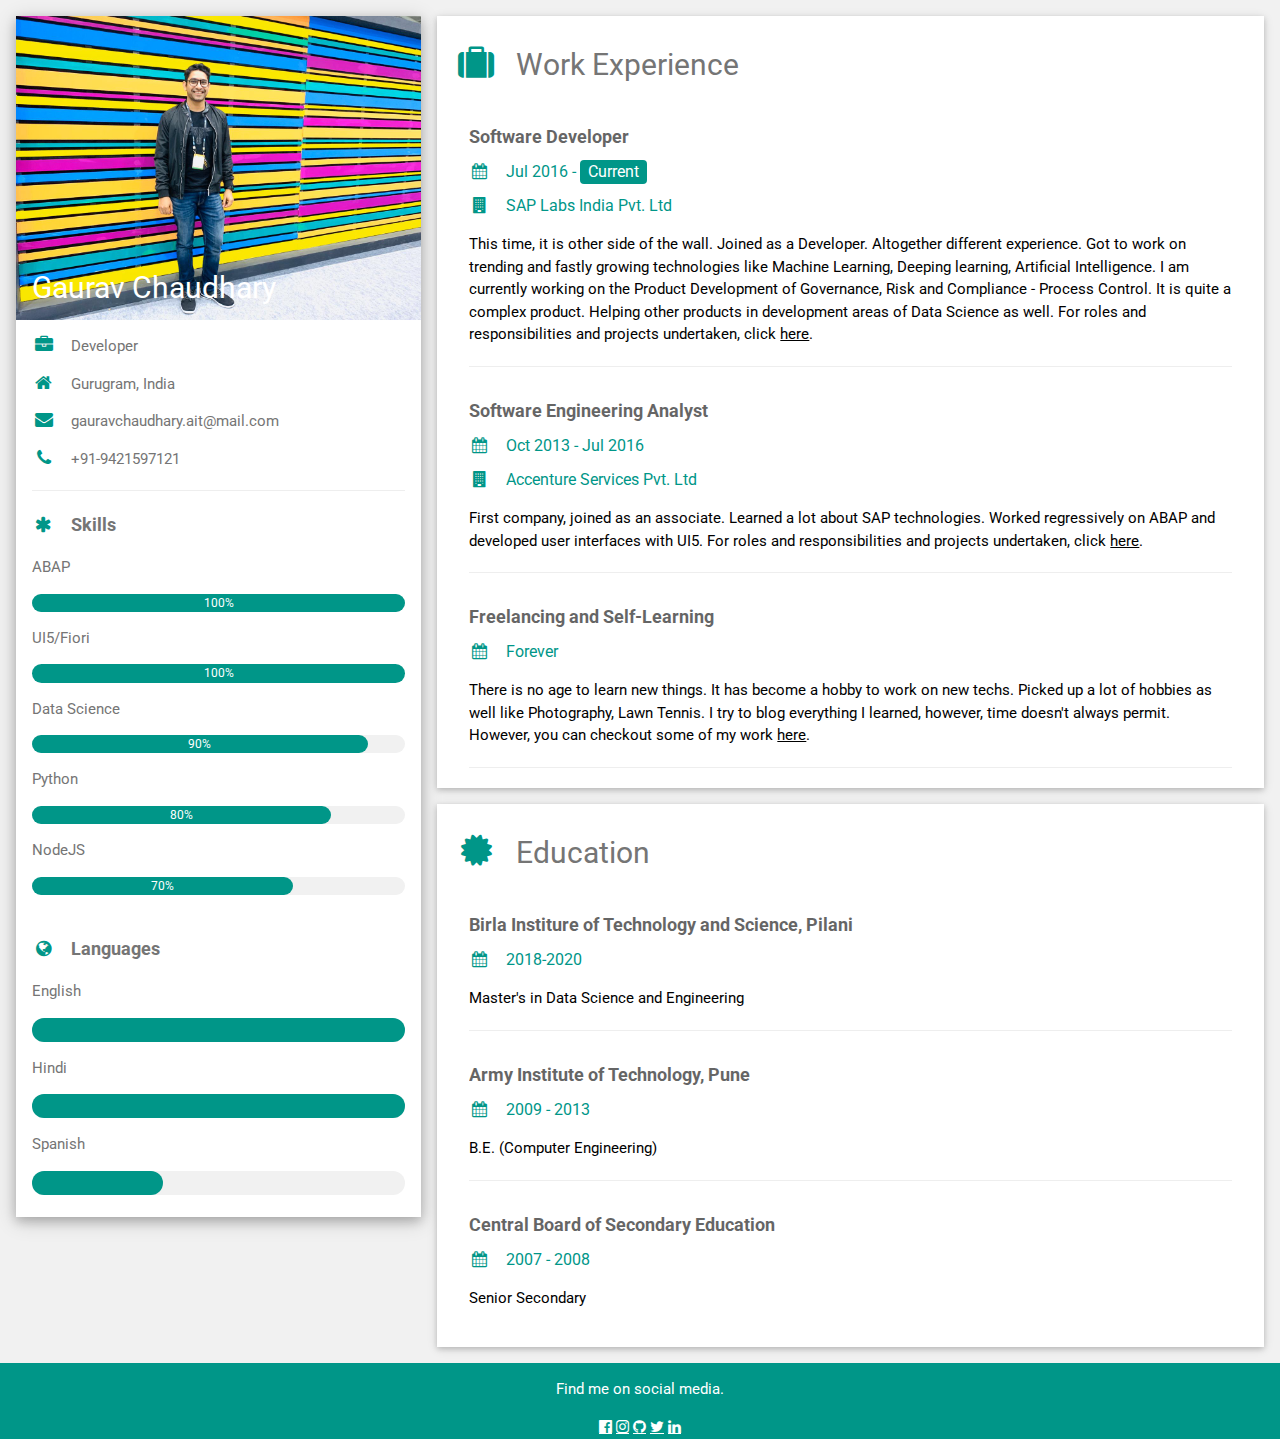
<file: index.html>
<!DOCTYPE html>
<html>
<title>About Me</title>
<meta charset="UTF-8">
<meta name="viewport" content="width=device-width, initial-scale=1">
<link rel="stylesheet" href="https://www.w3schools.com/w3css/4/w3.css">
<link rel='stylesheet' href='https://fonts.googleapis.com/css?family=Roboto'>
<link rel="stylesheet" href="https://cdnjs.cloudflare.com/ajax/libs/font-awesome/4.7.0/css/font-awesome.min.css">
<style>
html,body,h1,h2,h3,h4,h5,h6 {font-family: "Roboto", sans-serif}
</style>
<body class="w3-light-grey">

<!-- Page Container -->
<div class="w3-content w3-margin-top" style="max-width:1400px;">

  <!-- The Grid -->
  <div class="w3-row-padding">
  
    <!-- Left Column -->
    <div class="w3-third">
    
      <div class="w3-white w3-text-grey w3-card-4">
        <div class="w3-display-container">
          <img src="images/pic1.jpg" style="width:100%" alt="Avatar">
          <div class="w3-display-bottomleft w3-container w3-text-white">
            <h2>Gaurav Chaudhary</h2>
          </div>
        </div>
        <div class="w3-container">
          <p><i class="fa fa-briefcase fa-fw w3-margin-right w3-large w3-text-teal"></i>Developer</p>
          <p><i class="fa fa-home fa-fw w3-margin-right w3-large w3-text-teal"></i>Gurugram, India</p>
          <p><i class="fa fa-envelope fa-fw w3-margin-right w3-large w3-text-teal"></i>gauravchaudhary.ait@mail.com</p>
          <p><i class="fa fa-phone fa-fw w3-margin-right w3-large w3-text-teal"></i>+91-9421597121</p>
          <hr>

          <p class="w3-large"><b><i class="fa fa-asterisk fa-fw w3-margin-right w3-text-teal"></i>Skills</b></p>
          <p>ABAP</p>
          <div class="w3-light-grey w3-round-xlarge w3-small">
            <div class="w3-container w3-center w3-round-xlarge w3-teal" style="width:100%">100%</div>
          </div>
          <p>UI5/Fiori</p>
          <div class="w3-light-grey w3-round-xlarge w3-small">
            <div class="w3-container w3-center w3-round-xlarge w3-teal" style="width:100%">100%</div>
          </div>
          <p>Data Science</p>
          <div class="w3-light-grey w3-round-xlarge w3-small">
            <div class="w3-container w3-center w3-round-xlarge w3-teal" style="width:90%">90%</div>
          </div>
          <p>Python</p>
          <div class="w3-light-grey w3-round-xlarge w3-small">
            <div class="w3-container w3-center w3-round-xlarge w3-teal" style="width:80%">
              <div class="w3-center w3-text-white">80%</div>
            </div>
          </div>
          <p>NodeJS</p>
          <div class="w3-light-grey w3-round-xlarge w3-small">
            <div class="w3-container w3-center w3-round-xlarge w3-teal" style="width:70%">
              <div class="w3-center w3-text-white">70%</div>
            </div>
          </div>
          <br>

          <p class="w3-large w3-text-theme"><b><i class="fa fa-globe fa-fw w3-margin-right w3-text-teal"></i>Languages</b></p>
          <p>English</p>
          <div class="w3-light-grey w3-round-xlarge">
            <div class="w3-round-xlarge w3-teal" style="height:24px;width:100%"></div>
          </div>
          <p>Hindi</p>
          <div class="w3-light-grey w3-round-xlarge">
            <div class="w3-round-xlarge w3-teal" style="height:24px;width:100%"></div>
          </div>
          <p>Spanish</p>
          <div class="w3-light-grey w3-round-xlarge">
            <div class="w3-round-xlarge w3-teal" style="height:24px;width:35%"></div>
          </div>
          <br>
        </div>
      </div><br>

    <!-- End Left Column -->
    </div>

    <!-- Right Column -->
    <div class="w3-twothird">
    
      <div class="w3-container w3-card w3-white w3-margin-bottom">
        <h2 class="w3-text-grey w3-padding-16"><i class="fa fa-suitcase fa-fw w3-margin-right w3-xxlarge w3-text-teal"></i>Work Experience</h2>
        <div class="w3-container">
          <h5 class="w3-opacity"><b>Software Developer</b></h5>
          <h6 class="w3-text-teal"><i class="fa fa-calendar fa-fw w3-margin-right"></i>Jul 2016 - <span class="w3-tag w3-teal w3-round">Current</span></h6>
          <h6 class="w3-text-teal"><i class='fa fa-building fa-fw w3-margin-right'></i>SAP Labs India Pvt. Ltd</h6>
          <p>This time, it is other side of the wall. Joined as a Developer. Altogether different experience. Got to work on trending and fastly growing technologies like Machine Learning, Deeping learning, Artificial Intelligence.
             I am currently working on the Product Development of Governance, Risk and Compliance - Process Control. It is quite a complex product. Helping other products in development areas of Data Science as well.
             For roles and responsibilities and projects undertaken, click <a href="sap.html">here</a>.
          </p>
          <hr>
        </div>
        <div class="w3-container">
          <h5 class="w3-opacity"><b>Software Engineering Analyst</b></h5>
          <h6 class="w3-text-teal"><i class="fa fa-calendar fa-fw w3-margin-right"></i>Oct 2013 - Jul 2016</h6>
          <h6 class="w3-text-teal"><i class='fa fa-building fa-fw w3-margin-right'></i>Accenture Services Pvt. Ltd</h6>
          <p>First company, joined as an associate. Learned a lot about SAP technologies. Worked regressively on ABAP and developed user interfaces with UI5. For roles and responsibilities and projects undertaken, click <a href="accenture.html">here</a>.</p>
          <hr>
        </div>

        <div class="w3-container">
            <h5 class="w3-opacity"><b>Freelancing and Self-Learning</b></h5>
            <h6 class="w3-text-teal"><i class="fa fa-calendar fa-fw w3-margin-right"></i>Forever</h6>            
            <p>There is no age to learn new things. It has become a hobby to work on new techs. Picked up a lot of hobbies as well like Photography, Lawn Tennis.
               I try to blog everything I learned, however, time doesn't always permit. However, you can checkout some of my work <a href="freelance.html">here</a>.
            </p>
            <hr>
          </div>
      </div>

      <div class="w3-container w3-card w3-white">
        <h2 class="w3-text-grey w3-padding-16"><i class="fa fa-certificate fa-fw w3-margin-right w3-xxlarge w3-text-teal"></i>Education</h2>
        <div class="w3-container">
          <h5 class="w3-opacity"><b>Birla Institure of Technology and Science, Pilani</b></h5>
          <h6 class="w3-text-teal"><i class="fa fa-calendar fa-fw w3-margin-right"></i>2018-2020</h6>
          <p>Master's in Data Science and Engineering</p>
          <hr>
        </div>
        <div class="w3-container">
          <h5 class="w3-opacity"><b>Army Institute of Technology, Pune</b></h5>
          <h6 class="w3-text-teal"><i class="fa fa-calendar fa-fw w3-margin-right"></i>2009 - 2013</h6>
          <p>B.E. (Computer Engineering)</p>
          <hr>
        </div>
        <div class="w3-container">
          <h5 class="w3-opacity"><b>Central Board of Secondary Education</b></h5>
          <h6 class="w3-text-teal"><i class="fa fa-calendar fa-fw w3-margin-right"></i>2007 - 2008</h6>
          <p>Senior Secondary</p><br>
        </div>
      </div>

    <!-- End Right Column -->
    </div>
    
  <!-- End Grid -->
  </div>
  
  <!-- End Page Container -->
</div>

<footer class="w3-container w3-teal w3-center w3-margin-top">
  <p>Find me on social media.</p>
  <a class="fa fa-facebook-official w3-hover-opacity" href="https://www.facebook.com/gauravchaudhary.ait/about?section=overview" target="_blank"></a>
  <a class="fa fa-instagram w3-hover-opacity" href="https://www.instagram.com/gaurav.1.chaudhary/" target="_blank"></a>
  <a class="fa fa-github w3-hover-opacity" href="https://github.com/GauravChaudhary1" target="_blank"></a>
  <a class="fa fa-twitter w3-hover-opacity" href="https://twitter.com/ait_gaurav" target="_blank"></a>
  <a class="fa fa-linkedin w3-hover-opacity" href="https://www.linkedin.com/in/gaurav-chaudhary-53162593/" target="_blank"></a>
</footer>

</body>
</html>
</file>
